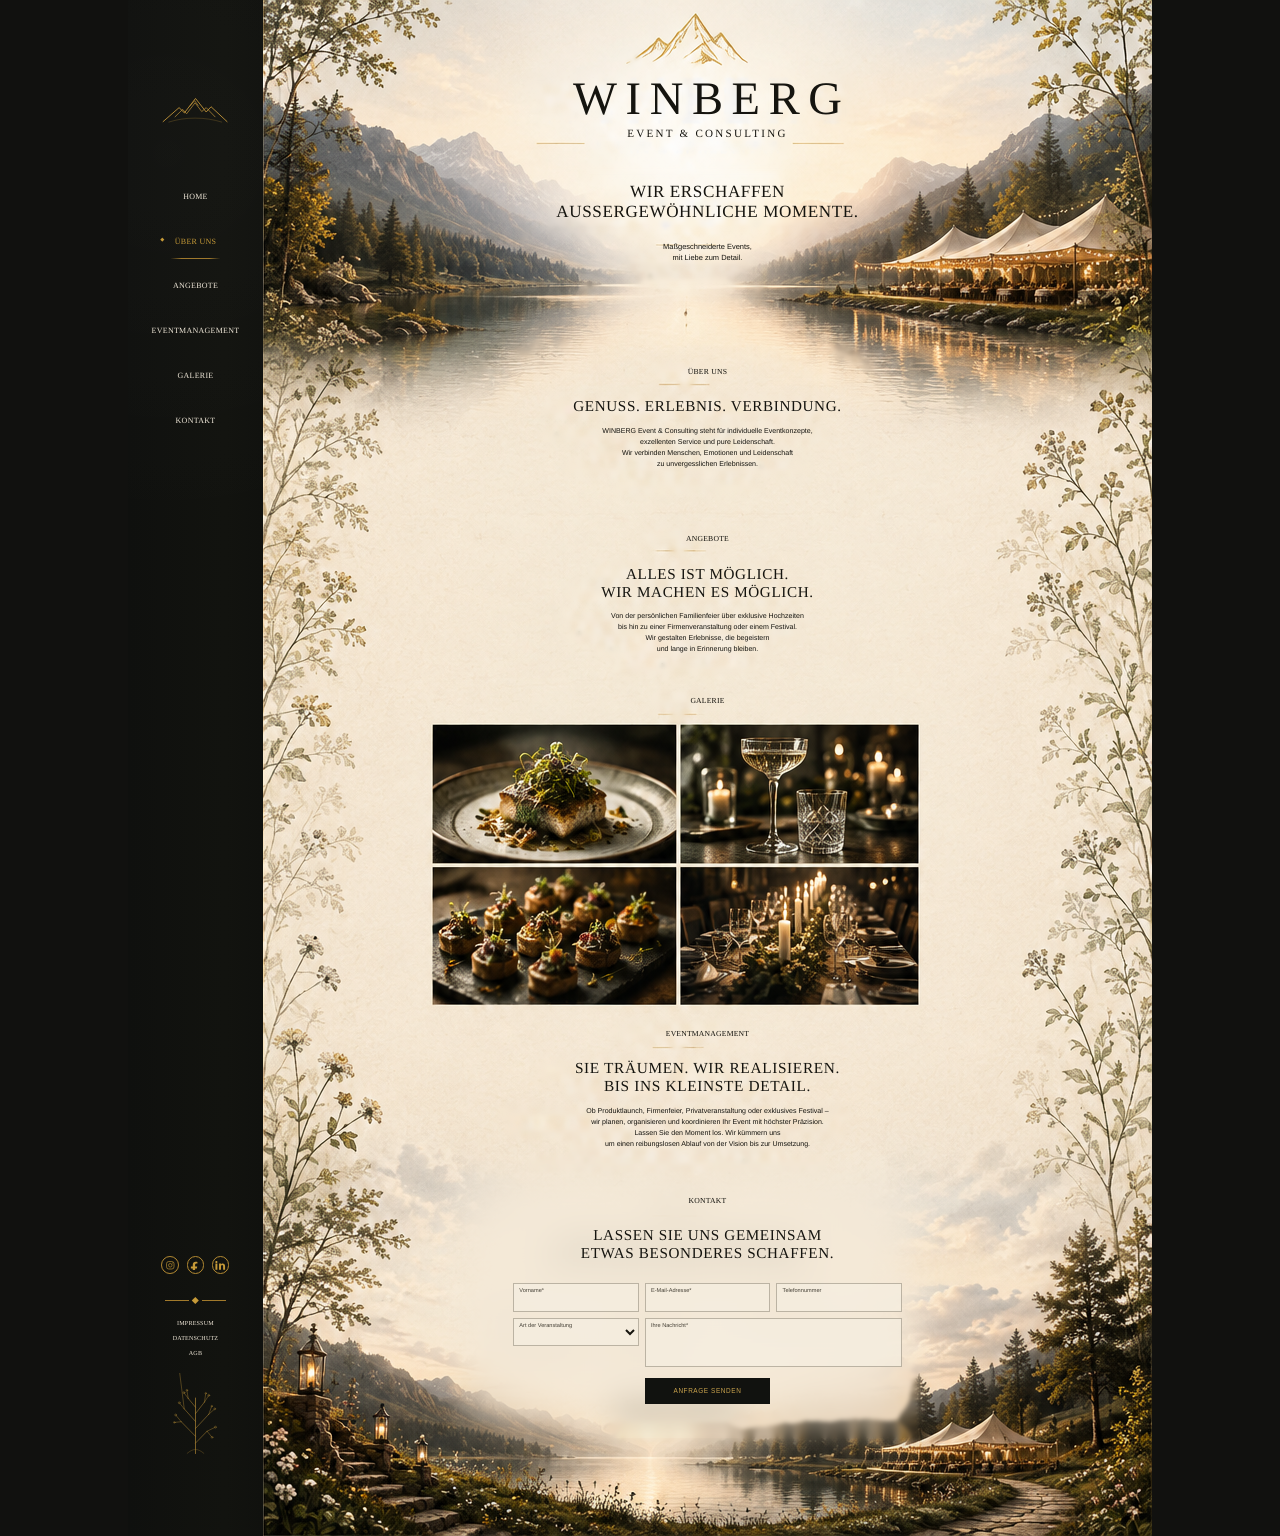
<file: index.html>
<!doctype html>
<html lang="de">
<head>
  <meta charset="utf-8">
  <meta name="viewport" content="width=device-width, initial-scale=1">
  <meta name="description" content="WINBERG Event & Consulting – individuelle Events, Eventmanagement, Catering, Hochzeiten, Business Events und persönliche Beratung.">
  <meta name="robots" content="noindex,nofollow">
  <meta name="theme-color" content="#11110f">
  <title>WINBERG Event & Consulting</title>
  <link rel="stylesheet" href="assets/css/site.css?v=v2-native-1">
</head>
<body>
  <main class="page-shell" aria-label="WINBERG Event & Consulting">
    <div class="stage">
      <img class="background-art" src="assets/img/WINBERG-BACKGROUND-TEXTFREE-FINAL.png" alt="" aria-hidden="true">

      <aside class="sidebar" aria-label="Hauptnavigation">
        <a class="sidebar-logo" href="#home" aria-label="WINBERG Startseite">
          <img src="assets/img/mountain-mark.svg" alt="" aria-hidden="true">
        </a>

        <nav class="main-nav">
          <a class="active" href="#home">Home</a>
          <a href="#ueber-uns">Über uns</a>
          <a href="#angebote">Angebote</a>
          <a href="#eventmanagement">Eventmanagement</a>
          <a href="#galerie">Galerie</a>
          <a href="#kontakt">Kontakt</a>
        </nav>

        <div class="sidebar-bottom">
          <div class="socials" aria-label="Social Media">
            <a href="#" aria-label="Instagram">
              <svg viewBox="0 0 24 24" aria-hidden="true"><rect x="3.5" y="3.5" width="17" height="17" rx="5"/><circle cx="12" cy="12" r="4"/><circle cx="17.4" cy="6.8" r="1" class="fill"/></svg>
            </a>
            <a href="#" aria-label="Facebook">
              <svg viewBox="0 0 24 24" aria-hidden="true"><path d="M14.2 8.2h2.7V4.4c-.5-.1-2.1-.2-4-.2-3.9 0-6.6 2.4-6.6 6.8v3.8H2v4.3h4.3V24h5.3v-4.9h4.1l.7-4.3h-4.8v-3.4c0-1.2.4-3.2 2.6-3.2Z" class="fill"/></svg>
            </a>
            <a href="#" aria-label="LinkedIn">
              <svg viewBox="0 0 24 24" aria-hidden="true"><path d="M5.4 8.1H1V22h4.4V8.1ZM3.2 2C1.8 2 .7 3.1.7 4.5S1.8 7 3.2 7s2.5-1.1 2.5-2.5S4.6 2 3.2 2ZM22.9 14c0-4.2-2.2-6.2-5.2-6.2-2.4 0-3.5 1.3-4.1 2.3V8.1H9.2V22h4.4v-6.9c0-1.8.3-3.6 2.6-3.6 2.3 0 2.3 2.1 2.3 3.7V22h4.4v-8Z" class="fill"/></svg>
            </a>
          </div>

          <div class="sidebar-divider" aria-hidden="true"><span></span><i></i><span></span></div>

          <div class="legal-links">
            <a href="impressum.html">Impressum</a>
            <a href="datenschutz.html">Datenschutz</a>
            <a href="agb.html">AGB</a>
          </div>

          <img class="sidebar-tree" src="assets/img/sidebar-tree.svg" alt="" aria-hidden="true">
        </div>
      </aside>

      <section id="home" class="panel hero-panel">
        <h1>WINBERG</h1>
        <p class="subbrand">EVENT &amp; CONSULTING</p>
        <p class="hero-claim">WIR ERSCHAFFEN<br>AUSSERGEWÖHNLICHE MOMENTE.</p>
        <p class="hero-copy">Maßgeschneiderte Events,<br>mit Liebe zum Detail.</p>
      </section>

      <section id="ueber-uns" class="panel about-panel">
        <p class="kicker">ÜBER UNS</p>
        <h2>GENUSS. ERLEBNIS. VERBINDUNG.</h2>
        <p class="body-copy">WINBERG Event &amp; Consulting steht für individuelle Eventkonzepte,<br>exzellenten Service und pure Leidenschaft.<br>Wir verbinden Menschen, Emotionen und Leidenschaft<br>zu unvergesslichen Erlebnissen.</p>
      </section>

      <section id="angebote" class="panel offers-panel">
        <p class="kicker">ANGEBOTE</p>
        <h2>ALLES IST MÖGLICH.<br>WIR MACHEN ES MÖGLICH.</h2>
        <p class="body-copy">Von der persönlichen Familienfeier über exklusive Hochzeiten<br>bis hin zu einer Firmenveranstaltung oder einem Festival.<br>Wir gestalten Erlebnisse, die begeistern<br>und lange in Erinnerung bleiben.</p>
      </section>

      <section id="galerie" class="panel gallery-panel">
        <p class="kicker">GALERIE</p>
      </section>

      <section id="eventmanagement" class="panel event-panel">
        <p class="kicker">EVENTMANAGEMENT</p>
        <h2>SIE TRÄUMEN. WIR REALISIEREN.<br>BIS INS KLEINSTE DETAIL.</h2>
        <p class="body-copy">Ob Produktlaunch, Firmenfeier, Privatveranstaltung oder exklusives Festival –<br>wir planen, organisieren und koordinieren Ihr Event mit höchster Präzision.<br>Lassen Sie den Moment los. Wir kümmern uns<br>um einen reibungslosen Ablauf von der Vision bis zur Umsetzung.</p>
      </section>

      <section id="kontakt" class="panel contact-panel">
        <p class="kicker">KONTAKT</p>
        <h2>LASSEN SIE UNS GEMEINSAM<br>ETWAS BESONDERES SCHAFFEN.</h2>

        <form class="contact-form" novalidate>
          <label class="field field-name"><span>Vorname*</span><input type="text" name="name" autocomplete="name" required></label>
          <label class="field field-email"><span>E-Mail-Adresse*</span><input type="email" name="email" autocomplete="email" required></label>
          <label class="field field-phone"><span>Telefonnummer</span><input type="tel" name="phone" autocomplete="tel"></label>
          <label class="field field-type"><span>Art der Veranstaltung</span><select name="event"><option value=""></option><option>Hochzeit</option><option>Private Feier</option><option>Firmenevent</option><option>Catering</option><option>Sonstiges</option></select></label>
          <label class="field field-message"><span>Ihre Nachricht*</span><textarea name="message" required></textarea></label>
          <button type="submit">ANFRAGE SENDEN</button>
          <p class="form-note" aria-live="polite"></p>
        </form>
      </section>
    </div>
  </main>

  <script src="assets/js/site.js?v=v2-native-1"></script>
</body>
</html>
</file>
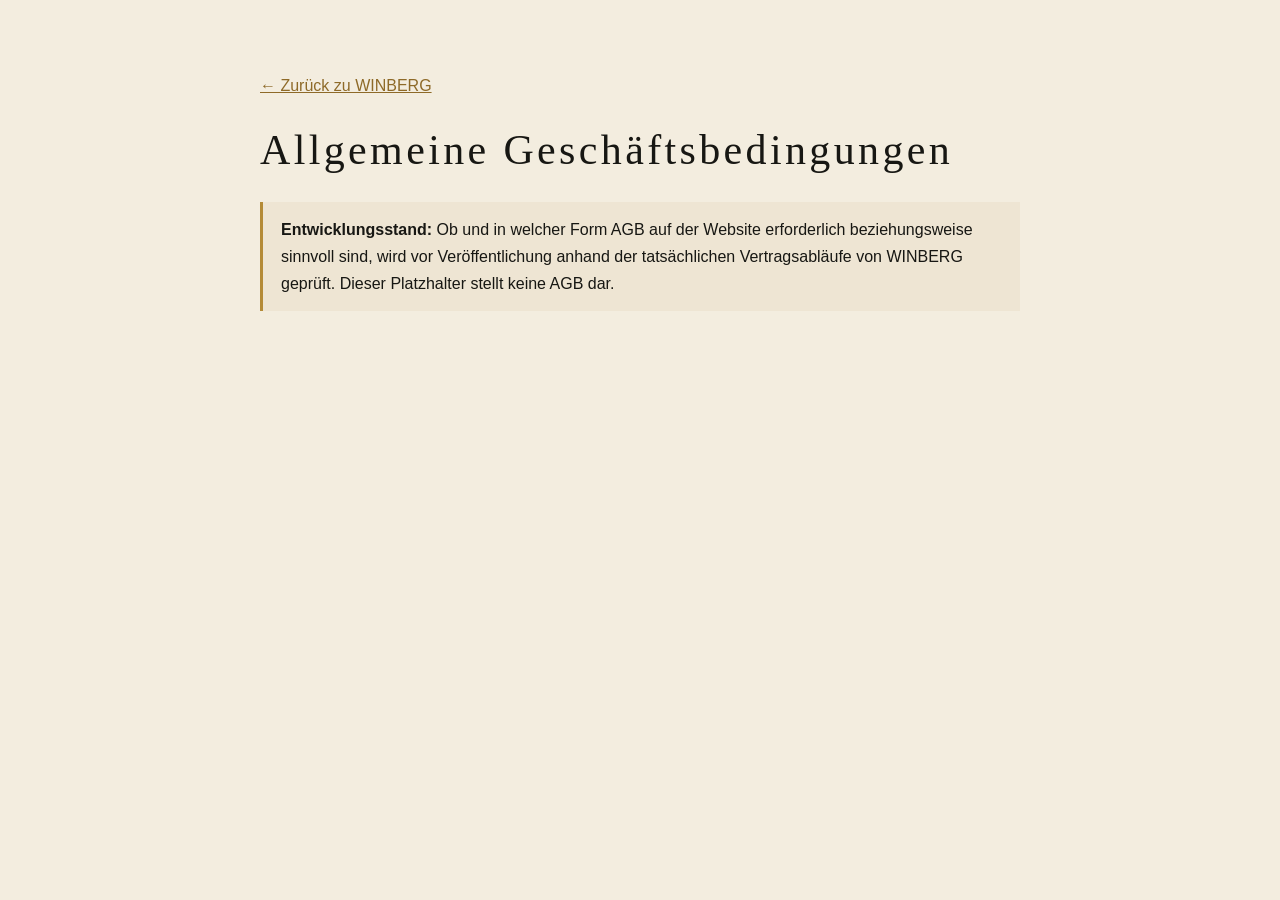
<file: agb.html>
<!doctype html><html lang="de"><head><meta charset="utf-8"><meta name="viewport" content="width=device-width,initial-scale=1"><meta name="robots" content="noindex,nofollow"><title>AGB – WINBERG Event & Consulting</title><style>body{margin:0;background:#f3eddf;color:#171713;font:16px/1.7 Arial,sans-serif}main{max-width:760px;margin:auto;padding:72px 24px}a{color:#8e6a28}h1{font:400 42px/1.1 Georgia,serif;letter-spacing:.08em}.note{border-left:3px solid #b48b37;padding:14px 18px;background:#eee5d3}</style></head><body><main><a href="index.html">← Zurück zu WINBERG</a><h1>Allgemeine Geschäftsbedingungen</h1><p class="note"><strong>Entwicklungsstand:</strong> Ob und in welcher Form AGB auf der Website erforderlich beziehungsweise sinnvoll sind, wird vor Veröffentlichung anhand der tatsächlichen Vertragsabläufe von WINBERG geprüft. Dieser Platzhalter stellt keine AGB dar.</p></main></body></html>
</file>
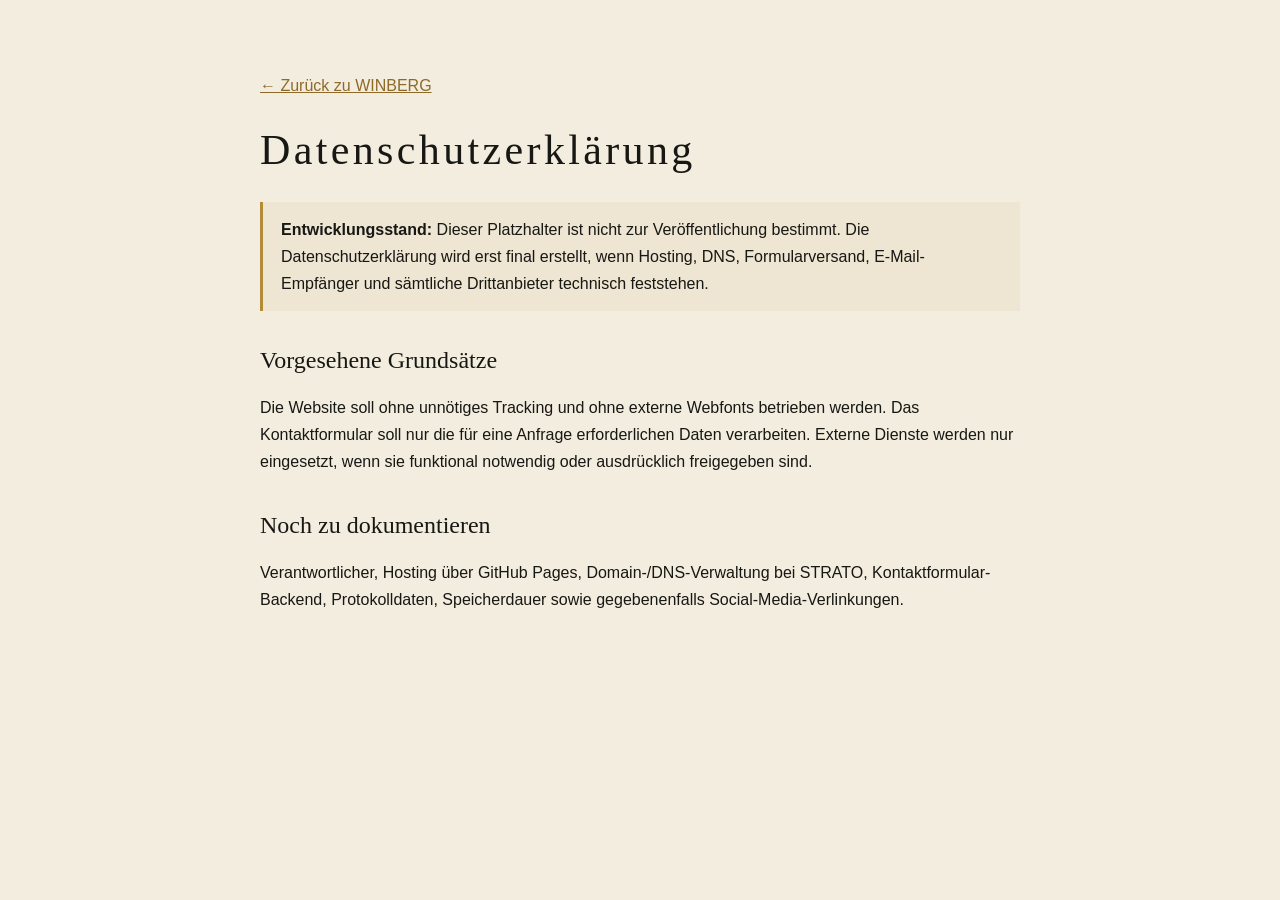
<file: datenschutz.html>
<!doctype html><html lang="de"><head><meta charset="utf-8"><meta name="viewport" content="width=device-width,initial-scale=1"><meta name="robots" content="noindex,nofollow"><title>Datenschutz – WINBERG Event & Consulting</title><style>body{margin:0;background:#f3eddf;color:#171713;font:16px/1.7 Arial,sans-serif}main{max-width:760px;margin:auto;padding:72px 24px}a{color:#8e6a28}h1{font:400 42px/1.1 Georgia,serif;letter-spacing:.08em}h2{font:400 24px Georgia,serif;margin-top:36px}.note{border-left:3px solid #b48b37;padding:14px 18px;background:#eee5d3}</style></head><body><main><a href="index.html">← Zurück zu WINBERG</a><h1>Datenschutzerklärung</h1><p class="note"><strong>Entwicklungsstand:</strong> Dieser Platzhalter ist nicht zur Veröffentlichung bestimmt. Die Datenschutzerklärung wird erst final erstellt, wenn Hosting, DNS, Formularversand, E-Mail-Empfänger und sämtliche Drittanbieter technisch feststehen.</p><h2>Vorgesehene Grundsätze</h2><p>Die Website soll ohne unnötiges Tracking und ohne externe Webfonts betrieben werden. Das Kontaktformular soll nur die für eine Anfrage erforderlichen Daten verarbeiten. Externe Dienste werden nur eingesetzt, wenn sie funktional notwendig oder ausdrücklich freigegeben sind.</p><h2>Noch zu dokumentieren</h2><p>Verantwortlicher, Hosting über GitHub Pages, Domain-/DNS-Verwaltung bei STRATO, Kontaktformular-Backend, Protokolldaten, Speicherdauer sowie gegebenenfalls Social-Media-Verlinkungen.</p></main></body></html>
</file>
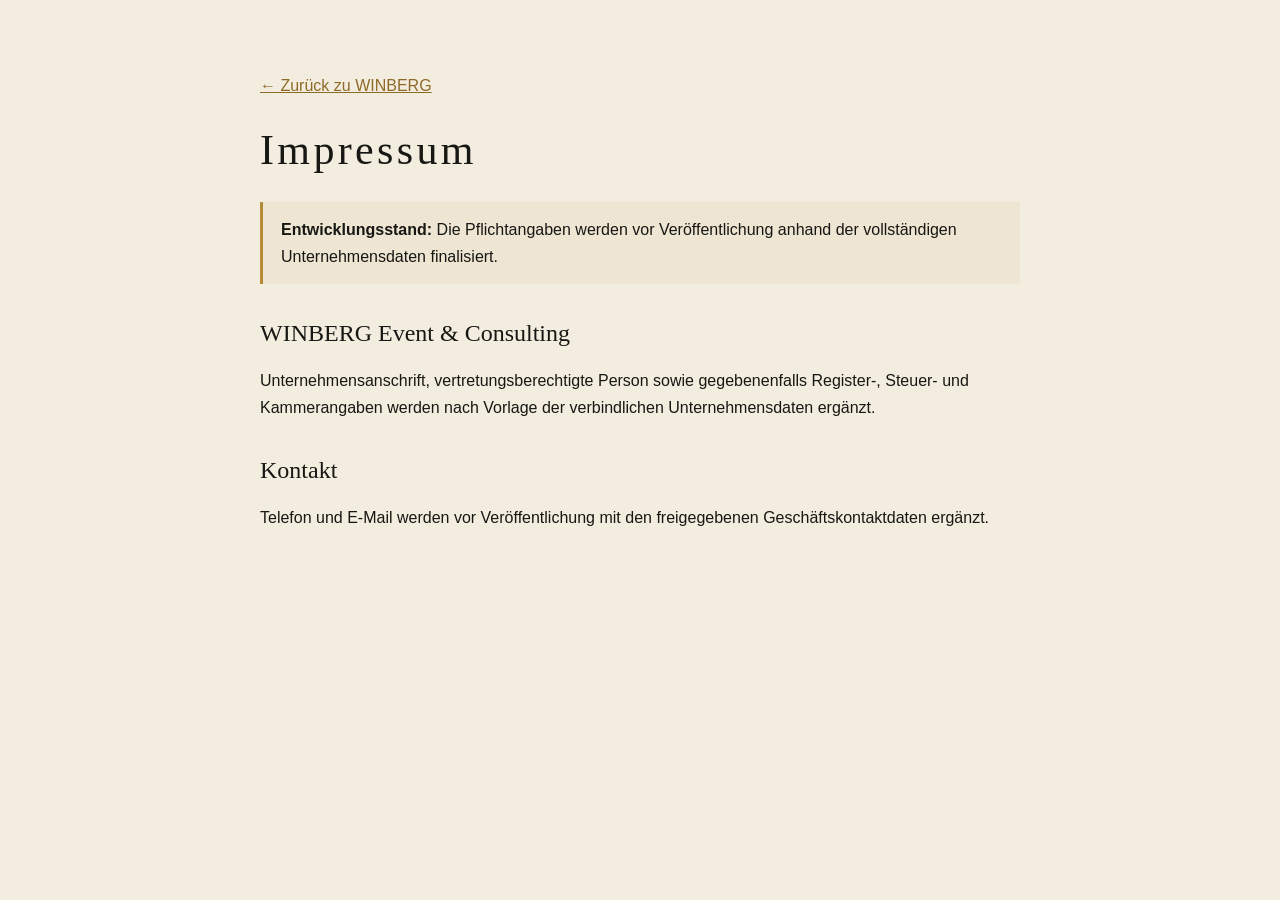
<file: impressum.html>
<!doctype html><html lang="de"><head><meta charset="utf-8"><meta name="viewport" content="width=device-width,initial-scale=1"><meta name="robots" content="noindex,nofollow"><title>Impressum – WINBERG Event & Consulting</title><style>body{margin:0;background:#f3eddf;color:#171713;font:16px/1.7 Arial,sans-serif}main{max-width:760px;margin:auto;padding:72px 24px}a{color:#8e6a28}h1{font:400 42px/1.1 Georgia,serif;letter-spacing:.08em}h2{font:400 24px Georgia,serif;margin-top:36px}.note{border-left:3px solid #b48b37;padding:14px 18px;background:#eee5d3}</style></head><body><main><a href="index.html">← Zurück zu WINBERG</a><h1>Impressum</h1><p class="note"><strong>Entwicklungsstand:</strong> Die Pflichtangaben werden vor Veröffentlichung anhand der vollständigen Unternehmensdaten finalisiert.</p><h2>WINBERG Event & Consulting</h2><p>Unternehmensanschrift, vertretungsberechtigte Person sowie gegebenenfalls Register-, Steuer- und Kammerangaben werden nach Vorlage der verbindlichen Unternehmensdaten ergänzt.</p><h2>Kontakt</h2><p>Telefon und E-Mail werden vor Veröffentlichung mit den freigegebenen Geschäftskontaktdaten ergänzt.</p></main></body></html>
</file>
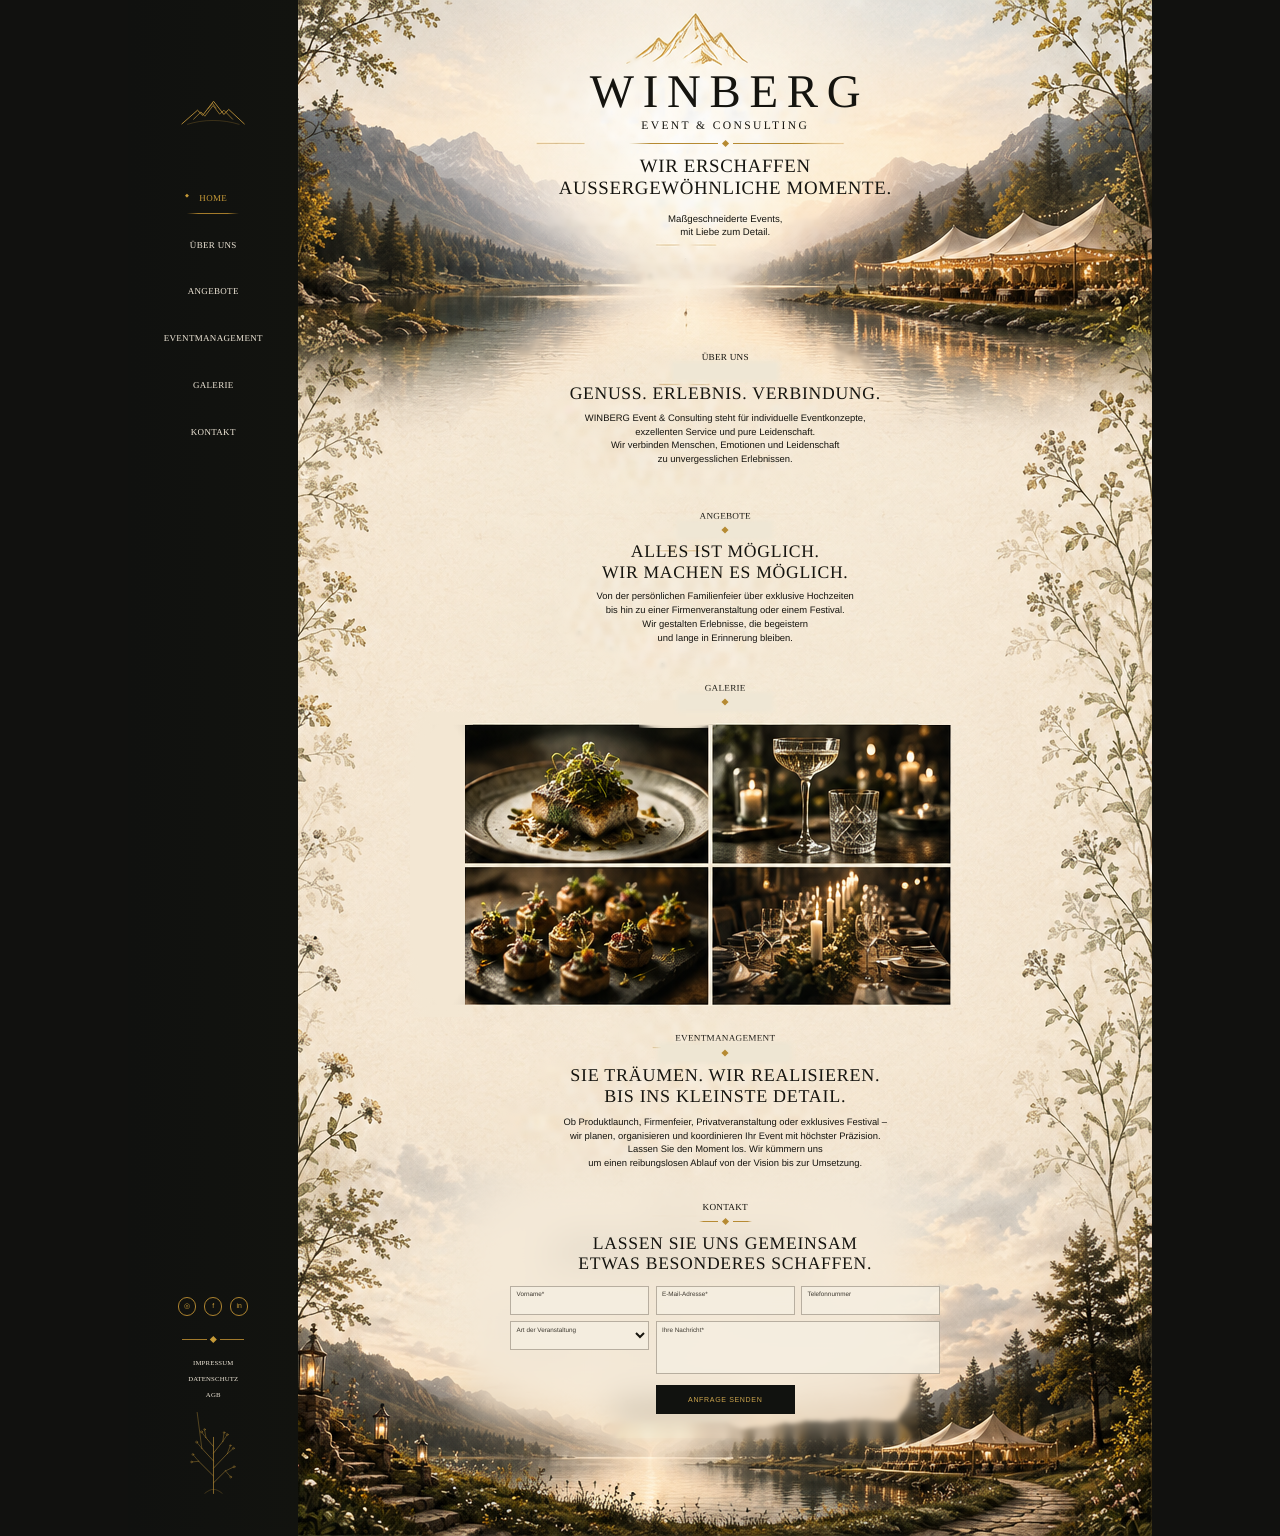
<file: preview-v2.html>
<!doctype html>
<html lang="de">
<head>
  <meta charset="utf-8">
  <meta name="viewport" content="width=device-width,initial-scale=1">
  <meta name="robots" content="noindex,nofollow">
  <title>WINBERG V2 Vorschau</title>
  <link rel="stylesheet" href="assets/css/site-v2-preview.css?v=20260818-2240">
</head>
<body>
<main class="page-shell" aria-label="WINBERG Event & Consulting V2 Vorschau">
  <div class="stage">
    <img class="background-art" src="assets/img/WINBERG-BACKGROUND-TEXTFREE-FINAL.png?v=20260818-2240" alt="" aria-hidden="true">
    <div class="gallery-gap-fill" aria-hidden="true"></div>
    <div class="gallery-art-shift" aria-hidden="true"></div>
    <div class="gallery-residual-cover" aria-hidden="true"></div>

    <aside class="sidebar" aria-label="Hauptnavigation">
      <a class="sidebar-logo" href="#home" aria-label="WINBERG Startseite"><img src="assets/img/mountain-mark.svg" alt=""></a>
      <nav class="main-nav">
        <a class="active" href="#home">Home</a>
        <a href="#ueber-uns">Über uns</a>
        <a href="#angebote">Angebote</a>
        <a href="#eventmanagement">Eventmanagement</a>
        <a href="#galerie">Galerie</a>
        <a href="#kontakt">Kontakt</a>
      </nav>
      <div class="sidebar-bottom">
        <div class="socials" aria-label="Social Media"><span>◎</span><span>f</span><span>in</span></div>
        <div class="sidebar-divider" aria-hidden="true"><span></span><i></i><span></span></div>
        <div class="legal-links"><a href="impressum.html">Impressum</a><a href="datenschutz.html">Datenschutz</a><a href="agb.html">AGB</a></div>
        <img class="sidebar-tree" src="assets/img/sidebar-tree.svg" alt="">
      </div>
    </aside>

    <section id="home" class="panel hero-panel">
      <h1>WINBERG</h1>
      <p class="subbrand">EVENT &amp; CONSULTING</p>
      <div class="ornament ornament-wide" aria-hidden="true"><span></span><i></i><span></span></div>
      <p class="hero-claim">WIR ERSCHAFFEN<br>AUSSERGEWÖHNLICHE MOMENTE.</p>
      <p class="hero-copy">Maßgeschneiderte Events,<br>mit Liebe zum Detail.</p>
    </section>

    <section id="ueber-uns" class="panel about-panel">
      <p class="kicker">ÜBER UNS</p>
      <div class="ornament-eraser" aria-hidden="true"></div>
      <h2>GENUSS. ERLEBNIS. VERBINDUNG.</h2>
      <p class="body-copy">WINBERG Event &amp; Consulting steht für individuelle Eventkonzepte,<br>exzellenten Service und pure Leidenschaft.<br>Wir verbinden Menschen, Emotionen und Leidenschaft<br>zu unvergesslichen Erlebnissen.</p>
    </section>

    <section id="angebote" class="panel offers-panel">
      <p class="kicker">ANGEBOTE</p>
      <div class="diamond-only" aria-hidden="true"></div>
      <h2>ALLES IST MÖGLICH.<br>WIR MACHEN ES MÖGLICH.</h2>
      <p class="body-copy">Von der persönlichen Familienfeier über exklusive Hochzeiten<br>bis hin zu einer Firmenveranstaltung oder einem Festival.<br>Wir gestalten Erlebnisse, die begeistern<br>und lange in Erinnerung bleiben.</p>
    </section>

    <section id="galerie" class="panel gallery-panel">
      <p class="kicker">GALERIE</p>
      <div class="diamond-only" aria-hidden="true"></div>
    </section>

    <section id="eventmanagement" class="panel event-panel">
      <p class="kicker">EVENTMANAGEMENT</p>
      <div class="event-ornament-clean" aria-hidden="true"><i></i></div>
      <h2>SIE TRÄUMEN. WIR REALISIEREN.<br>BIS INS KLEINSTE DETAIL.</h2>
      <p class="body-copy">Ob Produktlaunch, Firmenfeier, Privatveranstaltung oder exklusives Festival –<br>wir planen, organisieren und koordinieren Ihr Event mit höchster Präzision.<br>Lassen Sie den Moment los. Wir kümmern uns<br>um einen reibungslosen Ablauf von der Vision bis zur Umsetzung.</p>
    </section>

    <section id="kontakt" class="panel contact-panel">
      <p class="kicker">KONTAKT</p>
      <div class="ornament" aria-hidden="true"><span></span><i></i><span></span></div>
      <h2>LASSEN SIE UNS GEMEINSAM<br>ETWAS BESONDERES SCHAFFEN.</h2>
      <form class="contact-form" novalidate>
        <label><span>Vorname*</span><input type="text"></label>
        <label><span>E-Mail-Adresse*</span><input type="email"></label>
        <label><span>Telefonnummer</span><input type="tel"></label>
        <label class="field-type"><span>Art der Veranstaltung</span><select><option></option></select></label>
        <label class="field-message"><span>Ihre Nachricht*</span><textarea></textarea></label>
        <button type="button">ANFRAGE SENDEN</button>
      </form>
    </section>
  </div>
</main>
</body>
</html>
</file>
<file: assets/css/site.css>
*{box-sizing:border-box}
html{scroll-behavior:smooth;background:#11110f}
body{margin:0;min-height:100%;overflow-x:hidden;background:#11110f;color:#17150f;font-family:Arial,Helvetica,sans-serif}
a{color:inherit}

.page-shell{width:100%;display:flex;justify-content:center;background:#11110f}
.stage{position:relative;width:min(100vw,1024px);aspect-ratio:2/3;overflow:hidden;container-type:inline-size;background:#f3ead9}
.background-art{position:absolute;inset:0;z-index:0;width:100%;height:100%;display:block;object-fit:fill;user-select:none;-webkit-user-drag:none}

/* --- Sidebar: fully native; the raster sidebar underneath is completely covered --- */
.sidebar{position:absolute;z-index:20;inset:0 auto 0 0;width:13.18%;height:100%;background:
  radial-gradient(circle at 30% 10%,rgba(255,255,255,.02),transparent 28%),
  linear-gradient(90deg,#0f100e,#12130f 72%,#10110e);color:#eee6d7;font-family:Baskerville,"Iowan Old Style","Palatino Linotype","Book Antiqua",Georgia,serif}
.sidebar-logo{position:absolute;top:5.9%;left:50%;width:7.8cqw;transform:translateX(-50%)}
.sidebar-logo img{width:100%;height:auto;display:block}
.main-nav{position:absolute;top:12.55%;left:0;width:100%;display:flex;flex-direction:column;align-items:center;gap:3.6cqw}
.main-nav a{position:relative;text-decoration:none;text-transform:uppercase;color:#eee6d7;font-size:.78cqw;line-height:1;letter-spacing:.035em;white-space:nowrap;text-rendering:geometricPrecision;-webkit-font-smoothing:antialiased}
.main-nav a.active{color:#c69a38}
.main-nav a.active::before{content:"◆";position:absolute;left:-1.42cqw;top:-.01cqw;color:#c69a38;font-size:.52cqw}
.main-nav a.active::after{content:"";position:absolute;left:50%;top:1.95cqw;width:4.8cqw;height:1px;transform:translateX(-50%);background:linear-gradient(90deg,transparent,#9f792d 22%,#9f792d 78%,transparent)}
.main-nav a:hover,.legal-links a:hover{color:#c69a38}
.sidebar-bottom{position:absolute;left:0;bottom:4.9%;width:100%;display:flex;flex-direction:column;align-items:center}
.socials{display:flex;gap:.7cqw;margin-bottom:2.0cqw}
.socials a{width:1.75cqw;height:1.75cqw;border:1px solid #b48a32;border-radius:50%;display:grid;place-items:center;color:#c69a38;text-decoration:none}
.socials svg{width:1.03cqw;height:1.03cqw;fill:none;stroke:currentColor;stroke-width:1.45}
.socials svg .fill,.socials svg path.fill{fill:currentColor;stroke:none}
.sidebar-divider{width:5.9cqw;height:1.1cqw;display:flex;align-items:center;margin-bottom:1.45cqw}
.sidebar-divider span{flex:1;height:1px;background:#a27a2b}
.sidebar-divider i{width:.45cqw;height:.45cqw;margin:0 .4cqw;background:#c69a38;transform:rotate(45deg)}
.legal-links{display:flex;flex-direction:column;align-items:center;gap:.88cqw;margin-bottom:1.65cqw}
.legal-links a{text-decoration:none;text-transform:uppercase;font-size:.6cqw;letter-spacing:.025em;color:#eee6d7;text-rendering:geometricPrecision;-webkit-font-smoothing:antialiased}
.sidebar-tree{width:5.25cqw;height:auto;display:block}

/* --- Native content typography --- */
.panel{position:absolute;z-index:10;left:13.18%;width:86.82%;text-align:center;color:#15140f;text-rendering:geometricPrecision;-webkit-font-smoothing:antialiased}
.panel h1,.panel h2,.panel p{margin:0}

.hero-panel{top:5.0%;height:14.2%}
.hero-panel h1{font:400 4.55cqw/.95 Baskerville,"Iowan Old Style","Palatino Linotype","Book Antiqua",Georgia,serif;letter-spacing:.185em;text-indent:.185em}
.subbrand{margin-top:.68cqw!important;font:400 1.08cqw/1.1 Baskerville,"Iowan Old Style","Palatino Linotype","Book Antiqua",Georgia,serif!important;letter-spacing:.205em}
.hero-claim{margin-top:4.10cqw!important;font:400 1.67cqw/1.18 Baskerville,"Iowan Old Style","Palatino Linotype","Book Antiqua",Georgia,serif!important;letter-spacing:.035em}
.hero-copy{margin-top:1.90cqw!important;font:400 .73cqw/1.45 Arial,Helvetica,sans-serif!important}

.kicker{font:400 .75cqw/1.1 Baskerville,"Iowan Old Style","Palatino Linotype","Book Antiqua",Georgia,serif!important;letter-spacing:.025em}
.panel h2{font:400 1.48cqw/1.18 Baskerville,"Iowan Old Style","Palatino Linotype","Book Antiqua",Georgia,serif;letter-spacing:.042em}
.body-copy{font:400 .69cqw/1.55 Arial,Helvetica,sans-serif!important}

.about-panel{top:23.95%;height:8.9%}
.about-panel h2{margin-top:2.15cqw}
.about-panel .body-copy{margin-top:1.05cqw}

.offers-panel{top:34.85%;height:10.0%}
.offers-panel h2{margin-top:2.20cqw}
.offers-panel .body-copy{margin-top:1.0cqw}

.gallery-panel{top:45.38%;height:2.2%}

.event-panel{top:67.05%;height:9.8%}
.event-panel h2{margin-top:2.15cqw;font-size:1.50cqw}
.event-panel .body-copy{margin-top:1.05cqw}

.contact-panel{top:77.95%;height:16.2%}
.contact-panel h2{margin-top:2.05cqw;font-size:1.48cqw}

/* --- Native contact form --- */
.contact-form{width:38.0cqw;margin:2.05cqw auto 0;display:grid;grid-template-columns:1fr 1fr 1fr;grid-template-rows:auto auto auto auto;gap:.58cqw;text-align:left;font-family:Arial,Helvetica,sans-serif}
.field{position:relative;display:block}
.field span{position:absolute;z-index:2;left:.62cqw;top:.58cqw;color:#454036;font-size:.55cqw;line-height:1;pointer-events:none}
.field input,.field select,.field textarea{width:100%;border:1px solid rgba(82,72,55,.35);border-radius:0;background:rgba(245,239,225,.72);color:#17150f;outline:none;font:400 .62cqw/1.25 Arial,Helvetica,sans-serif}
.field input,.field select{height:2.75cqw;padding:1.12cqw .6cqw .35cqw}
.field textarea{height:4.8cqw;padding:1.35cqw .6cqw .45cqw;resize:none}
.field-name{grid-column:1}
.field-email{grid-column:2}
.field-phone{grid-column:3}
.field-type{grid-column:1;grid-row:2}
.field-message{grid-column:2/4;grid-row:2/4}
.contact-form button{grid-column:2;grid-row:4;border:0;background:#11120f;color:#caa34d;height:2.6cqw;padding:0 .8cqw;text-transform:uppercase;letter-spacing:.09em;font:400 .63cqw/1 Arial,Helvetica,sans-serif;cursor:pointer}
.contact-form button:hover{background:#050504;color:#e2c876}
.field input:focus,.field select:focus,.field textarea:focus{border-color:#a77d2c;background:rgba(250,246,237,.92)}
.form-note{grid-column:1/4;min-height:.7cqw!important;margin:.05cqw 0 0!important;text-align:center;font:400 .53cqw/1.3 Arial,Helvetica,sans-serif!important;color:#5d5548}

@media(max-width:700px){
  .stage{width:100vw}
  .main-nav a{font-size:max(6px,.78cqw)}
  .legal-links a{font-size:max(5px,.6cqw)}
  .body-copy{font-size:max(5px,.69cqw)!important}
  .hero-copy{font-size:max(5px,.73cqw)!important}
  .field span{font-size:max(4px,.55cqw)}
}
@media(prefers-reduced-motion:reduce){html{scroll-behavior:auto}}
</file>
<file: assets/css/site-v2-preview.css>
*{box-sizing:border-box}
html,body{margin:0;min-height:100%;background:#11110f}
body{overflow-x:hidden;color:#15140f;font-family:Arial,Helvetica,sans-serif}
.page-shell{width:100%;display:flex;justify-content:center;background:#11110f}
.stage{position:relative;width:min(100vw,1024px);aspect-ratio:2/3;overflow:hidden;container-type:inline-size;background:#f3ead9}
.background-art{position:absolute;inset:0;z-index:0;width:100%;height:100%;display:block;object-fit:fill;user-select:none;-webkit-user-drag:none}

/* Galerie bleibt zentriert; alte linke Rahmenkontur wird vollständig weich überblendet. */
.gallery-gap-fill{position:absolute;z-index:1;left:27.55%;top:46.35%;width:6.15%;height:19.85%;background:radial-gradient(ellipse at 55% 50%,rgba(243,231,211,1) 0%,rgba(243,231,211,1) 66%,rgba(243,231,211,.94) 78%,rgba(243,231,211,.55) 88%,rgba(243,231,211,0) 100%);pointer-events:none}
.gallery-art-shift{position:absolute;z-index:2;left:32.9102%;top:47.2005%;width:47.4609%;height:18.2292%;background-image:url('../img/WINBERG-BACKGROUND-TEXTFREE-FINAL.png?v=gallery-clean-9');background-repeat:no-repeat;background-size:100cqw 150cqw;background-position:-29.7852cqw -70.8008cqw;pointer-events:none}
.gallery-residual-cover{position:absolute;z-index:3;left:49.9%;top:45.55%;width:7.5%;height:1.85%;background:radial-gradient(ellipse at center,rgba(243,231,211,1) 0%,rgba(243,231,211,1) 62%,rgba(243,231,211,.9) 76%,rgba(243,231,211,0) 100%);pointer-events:none}

/* Sidebar */
.sidebar{position:absolute;z-index:20;left:0;top:0;width:16.65%;height:100%;background:linear-gradient(90deg,#10110f,#12130f);color:#eee6d7;font-family:Baskerville,'Palatino Linotype','Book Antiqua',Georgia,serif}
.sidebar-logo{position:absolute;top:6.1%;left:50%;width:7.6cqw;transform:translateX(-50%)}
.sidebar-logo img{width:100%;height:auto;display:block}
.main-nav{position:absolute;top:12.55%;left:0;width:100%;display:flex;flex-direction:column;align-items:center;gap:3.6cqw}
.main-nav a{position:relative;text-decoration:none;text-transform:uppercase;color:#eee6d7;font-size:.88cqw;letter-spacing:.035em;white-space:nowrap;text-rendering:geometricPrecision;-webkit-font-smoothing:antialiased}
.main-nav a.active{color:#c69a38}
.main-nav a.active:before{content:'◆';position:absolute;left:-1.4cqw;top:.03cqw;font-size:.5cqw;color:#c69a38}
.main-nav a.active:after{content:'';position:absolute;left:50%;top:1.95cqw;width:5.1cqw;height:1px;transform:translateX(-50%);background:linear-gradient(90deg,transparent,#a47b2a 22%,#a47b2a 78%,transparent)}
.sidebar-bottom{position:absolute;left:0;bottom:2.25%;width:100%;display:flex;flex-direction:column;align-items:center}
.socials{display:flex;gap:.76cqw;margin-bottom:1.8cqw}
.socials span{width:1.78cqw;height:1.78cqw;border:1px solid #ae842f;border-radius:50%;display:grid;place-items:center;color:#c69a38;font:400 .67cqw/1 Arial,sans-serif}
.sidebar-divider{width:6.1cqw;height:1.1cqw;display:flex;align-items:center;margin-bottom:1.35cqw}
.sidebar-divider span{flex:1;height:1px;background:#a27a2b}.sidebar-divider i{width:.45cqw;height:.45cqw;margin:0 .4cqw;background:#c69a38;transform:rotate(45deg)}
.legal-links{display:flex;flex-direction:column;align-items:center;gap:.86cqw;margin-bottom:1.45cqw}
.legal-links a{text-decoration:none;text-transform:uppercase;color:#eee6d7;font-size:.66cqw;letter-spacing:.025em}
.sidebar-tree{width:5.35cqw;height:auto}

/* Content */
.panel{position:absolute;z-index:10;left:16.65%;width:83.35%;text-align:center;color:#15140f;text-rendering:geometricPrecision;-webkit-font-smoothing:antialiased}
.panel h1,.panel h2,.panel p{margin:0}
.hero-panel{top:4.55%;height:15.2%}
.hero-panel h1{font:400 4.58cqw/.95 Baskerville,'Palatino Linotype','Book Antiqua',Georgia,serif;letter-spacing:.185em;text-indent:.185em}
.subbrand{margin-top:.58cqw!important;font:400 1.13cqw/1.1 Baskerville,'Palatino Linotype','Book Antiqua',Georgia,serif!important;letter-spacing:.205em}
.ornament{width:5.2cqw;height:1.15cqw;margin:.24cqw auto .52cqw;display:flex;align-items:center;justify-content:center}
.ornament-wide{width:18.8cqw;margin-top:.46cqw;margin-bottom:.66cqw}
.ornament span{height:1px;flex:1;background:linear-gradient(90deg,transparent,#b68a32 24%,#b68a32)}
.ornament span:last-child{background:linear-gradient(90deg,#b68a32,#b68a32 76%,transparent)}
.ornament i{width:.5cqw;height:.5cqw;background:#b68a32;transform:rotate(45deg);margin:0 .5cqw}

/* Angebote/Galerie: komplett deckende Papierfläche, nur Raute sichtbar. */
.diamond-only{position:relative;width:8.8cqw;height:1.35cqw;margin:.08cqw auto .42cqw;background:#efe7d5;box-shadow:0 0 .45cqw .28cqw #efe7d5}
.diamond-only:after{content:'';position:absolute;left:50%;top:50%;width:.5cqw;height:.5cqw;background:#b68a32;transform:translate(-50%,-50%) rotate(45deg)}
/* Über uns: keine Linie; neutraler Abstand bleibt erhalten. */
.ornament-eraser{width:10cqw;height:1.45cqw;margin:.08cqw auto .4cqw;background:#efe7d5;box-shadow:0 0 .42cqw .25cqw #efe7d5}
/* Eventmanagement: Restlinie vollständig deckend entfernen, nur Raute sichtbar. */
.event-ornament-clean{position:relative;width:12.5cqw;height:1.55cqw;margin:.02cqw auto .38cqw;background:#eee6d3;box-shadow:0 0 .5cqw .32cqw #eee6d3}
.event-ornament-clean i{position:absolute;left:50%;top:50%;width:.5cqw;height:.5cqw;background:#b68a32;transform:translate(-50%,-50%) rotate(45deg)}

.hero-claim{font:400 1.84cqw/1.16 Baskerville,'Palatino Linotype','Book Antiqua',Georgia,serif!important;letter-spacing:.035em}
.hero-copy{margin-top:1.25cqw!important;font:400 .94cqw/1.42 Arial,sans-serif!important}

.kicker{font:400 .9cqw/1.08 Baskerville,'Palatino Linotype','Book Antiqua',Georgia,serif!important;letter-spacing:.025em}
.panel h2{font:400 1.72cqw/1.16 Baskerville,'Palatino Linotype','Book Antiqua',Georgia,serif;letter-spacing:.04em}
.body-copy{font:400 .92cqw/1.46 Arial,sans-serif!important}

.about-panel{top:23.0%}
.about-panel h2{margin-top:.32cqw}.about-panel .body-copy{margin-top:.72cqw}
.offers-panel{top:33.35%}
.offers-panel h2{margin-top:.32cqw}.offers-panel .body-copy{margin-top:.72cqw}
.gallery-panel{top:44.55%}
.event-panel{top:67.35%}
.event-panel h2{margin-top:.44cqw;font-size:1.76cqw}.event-panel .body-copy{margin-top:.78cqw}
.contact-panel{top:78.35%}
.contact-panel h2{margin-top:.38cqw;font-size:1.72cqw}

.contact-form{width:42cqw;margin:1.2cqw auto 0;display:grid;grid-template-columns:repeat(3,1fr);gap:.62cqw;text-align:left}
.contact-form label{position:relative;display:block}.contact-form label span{position:absolute;left:.62cqw;top:.52cqw;font-size:.62cqw;color:#3f3a31;z-index:2}
.contact-form input,.contact-form select,.contact-form textarea{width:100%;border:1px solid rgba(82,72,55,.38);background:rgba(245,239,225,.8);color:#17150f}
.contact-form input,.contact-form select{height:2.82cqw;padding:1.0cqw .58cqw .28cqw}.contact-form textarea{height:5.15cqw;padding:1.18cqw .58cqw .38cqw;resize:none}
.field-type{grid-column:1}.field-message{grid-column:2/4;grid-row:2/4}.contact-form button{grid-column:2;grid-row:4;border:0;background:#11120f;color:#caa34d;height:2.75cqw;font-size:.69cqw;letter-spacing:.09em}

@media(max-width:700px){.stage{width:100vw}.main-nav a{font-size:max(6px,.88cqw)}.legal-links a{font-size:max(5px,.66cqw)}.body-copy{font-size:max(6px,.92cqw)!important}.hero-copy{font-size:max(6px,.94cqw)!important}}
</file>
